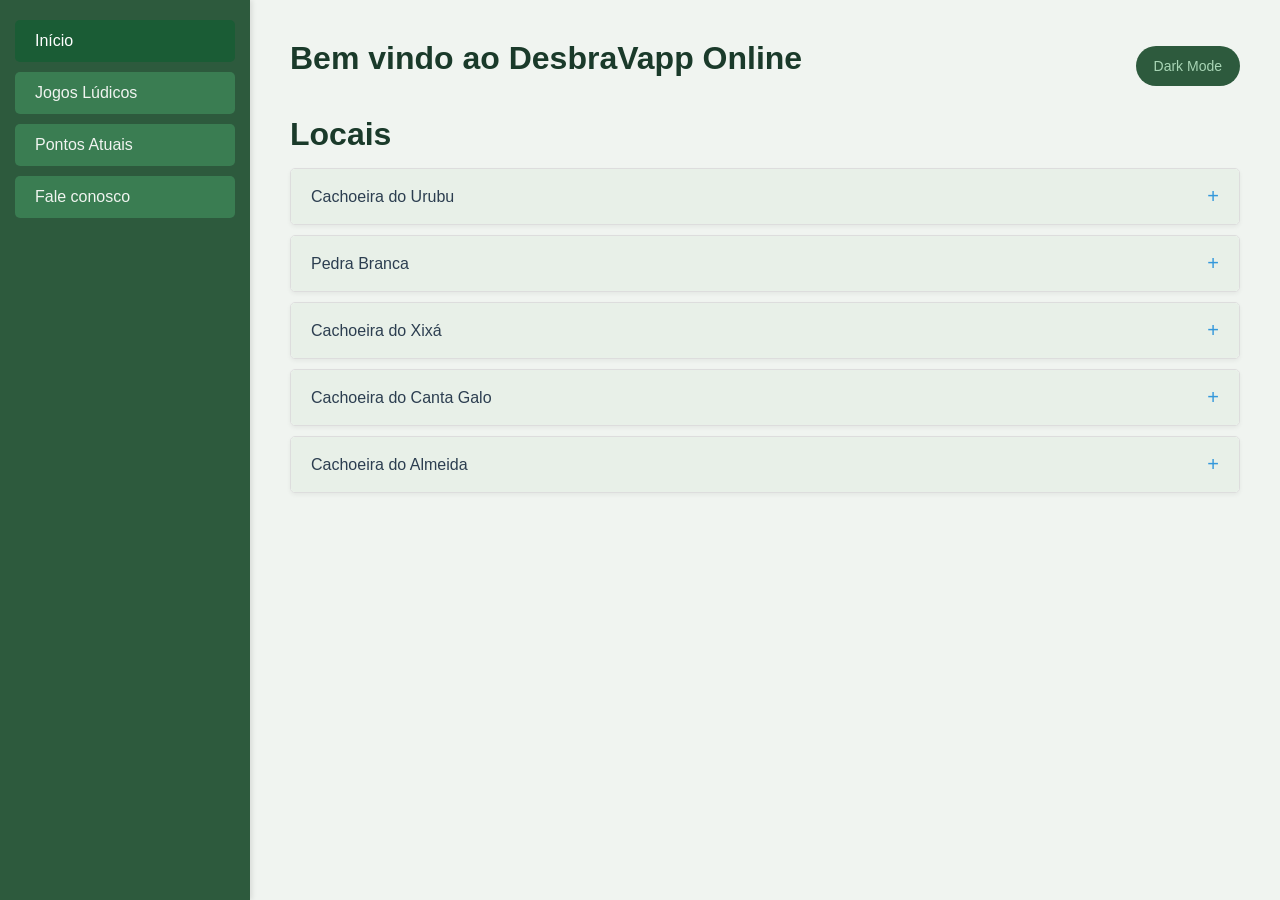
<file: Index.html>
<!DOCTYPE html>
<html lang="en">
<head>
    <meta charset="UTF-8">
    <meta name="viewport" content="width=device-width, initial-scale=1.0">
    <title>Desbravapp Home</title>
    <link rel="stylesheet" href="Styles/base.css">
    <link rel="stylesheet" href="Styles/sidebar.css">
    <link rel="stylesheet" href="Styles/accordion.css">
</head>
<body>
    <div class="container">
        <aside class="sidebar">
            <nav class="nav-menu">
                <a class="nav-button active" href="Index.html">Início</a>
                <a class="nav-button" href="Jogos_Lúdicos.html">Jogos Lúdicos</a>
                <a class="nav-button" href="Selo.html">Pontos Atuais</a>
                <a class="nav-button" href="contato.html">Fale conosco</a>
            </nav>
        </aside>
        <main class="main-content">
            <div class="main-header">
                <div>
                    <h1>Bem vindo ao DesbraVapp Online</h1>
                </div>
                <button id="theme-toggle" class="theme-toggle" type="button">Dark Mode</button>
            </div>
            <h1>Locais</h1>
            <div class="accordion-container">
                <div class="accordion-item">
                    <button class="accordion-header">
                        <span class="accordion-title">Cachoeira do Urubu</span>
                        <span class="accordion-icon">+</span>
                    </button>
                    <div class="accordion-content">
                        <div class="conteudo-local">
                    <img src="Img/urubu.jpg" alt="Cachoerira do Urubu"  width="600" height="300">
                    <p>A Cachoeira do Urubu fica na divisa de Batalha e Esperantina, formada pelas águas do Rio Longá com cascatas de até 12 metros, sendo a mais famosa do Piauí. O nome vem da piracema, quando peixes que sobem as corredeiras viram presa fácil para os urubus. A melhor época para visitar é de janeiro a julho. Nos primeiros meses a paisagem é exuberante, e de maio a julho o banho é mais seguro. O acesso por Batalha é fácil, via BR-222, com cerca de 9 km de estrada asfaltada até o parque.</p>
                        <a class="btn-maps" href="https://maps.app.goo.gl/y2Nz1QDXnQUMaqob9" target="_blank"> Ver no Google Maps</a>
                </div>
                    </div>
                </div>
                <div class="accordion-item">
                    <button class="accordion-header">
                        <span class="accordion-title">Pedra Branca</span>
                        <span class="accordion-icon">+</span>
                    </button>
                    <div class="accordion-content">
                         <div class="conteudo-local">
                        <img src="Img/Branca.webp" alt="Pedra Branca" width="600" height="300">
                        <p>A Pedra Branca é um refúgio natural em Batalha, com piscina natural de águas cristalinas cercada por formações rochosas e vegetação nativa, que chama atenção pela transparência da água e clima de sossego. O espaço é frequentado especialmente nos fins de semana para banhos, piqueniques e churrascos com amigos e família.</p>
                       <a class="btn-maps" href="https://maps.app.goo.gl/J5Cv2r6TmzNDhEJ78" target="_blank"> Ver no Google Maps</a>
                        </div>
                     </div>
                </div>
                <div class="accordion-item">
                    <button class="accordion-header">
                        <span class="accordion-title">Cachoeira do Xixá</span>
                        <span class="accordion-icon">+</span>
                    </button>
                    <div class="accordion-content">
                        <div class="conteudo-local">
                            <img src="Img/Xixá.jpeg" alt="Cachoeira do Xixá" width="600" height="300">
                            <p> A Cachoeira do Xixá fica a apenas 9 km do centro de Batalha, no povoado de mesmo nome, com paredões de pedras de 10 metros que formam quedas d'água e uma bela piscina natural. O nome vem de uma planta nativa do cerrado piauiense de flores avermelhadas. Eleita uma das 7 Maravilhas do Piauí, conta com estacionamento, restaurante e banheiros. A entrada é gratuita e a melhor época para visitar é de fevereiro a maio, quando o volume d'água está no auge.</p>
                        <a class="btn-maps" href="https://maps.app.goo.gl/Sz3ur7GxxyzHwFth9" target="_blank"> Ver no Google Maps</a>
                        </div>
                    </div>
                </div>
                <div class="accordion-item">
                    <button class="accordion-header">
                        <span class="accordion-title">Cachoeira do Canta Galo</span>
                        <span class="accordion-icon">+</span>
                    </button>
                    <div class="accordion-content">
                        <div class="conteudo-local">
                            <img src="Img/Galo.jpg" alt="Cachoeira do Canta Galo" width="600" height="300">
                            <p>A Cachoeira do Canta Galo é uma das principais atrações turísticas de Batalha, localizada no povoado de mesmo nome. A cachoeira é composta por várias quedas d'água e uma piscina natural com águas cristalinas, ideal para banhos e lazer. O acesso é feito por estrada de terra, com cerca de 15 km de distância do centro da cidade.</p>
                       <a class="btn-maps" href="https://www.google.com/maps/place/Cachoeira+do+Canta-Galo/@-4.0987169,-41.9858832,104m/data=!3m1!1e3!4m14!1m7!3m6!1s0x792e35b4c269735:0x580aebc39cc1728!2sCachoeira+do+Canta-Galo!8m2!3d-4.0988032!4d-41.9856704!16s%2Fg%2F11r1h5z0wx!3m5!1s0x792e35b4c269735:0x580aebc39cc1728!8m2!3d-4.0988032!4d-41.9856704!16s%2Fg%2F11r1h5z0wx?entry=ttu&g_ep=EgoyMDI2MDUyNS4wIKXMDSoASAFQAw%3D%3D" target="_blank"> Ver no Google Maps</a>
                        </div>
                    </div>
                </div>
                <div class="accordion-item">
                    <button class="accordion-header">
                        <span class="accordion-title">Cachoeira do Almeida</span>
                        <span class="accordion-icon">+</span>
                    </button>
                    <div class="accordion-content">
                        <div class="conteudo-local">
                            <img src="Img/Almeida.jpeg" alt="Cachoeira do Almeida" width="600" height="300">
                           <p> A Cachoeira dos Almeidas fica a apenas 300 metros da Cachoeira do Xixá, em Batalha, tornando as duas um passeio natural combinado. Diferente das outras cachoeiras da região, não possui quedas d'água altas, mas conta com cascatas acessíveis e refrescantes tanto para crianças quanto para adultos. Trata-se de uma propriedade privada transformada pelos donos em espaço de lazer, com boa estrutura de atendimento, restaurante com pratos típicos como galinhada caipira e peixada de surubim do Rio Longá. Possui piscina natural, bar e restaurante à beira do riacho, e o acesso é gratuito mesmo sendo área privada. Ideal para um passeio tranquilo em família.</p>
                        <a class="btn-maps" href="https://www.google.com/maps/place/Cachoeira+Dos+Almeidas/@-3.9653909,-42.1074903,87m/data=!3m1!1e3!4m6!3m5!1s0x792c3a3ae7e28c7:0xb5a0d70a92587f3e!8m2!3d-3.9653848!4d-42.1073405!16s%2Fg%2F11j30k3dd2?entry=ttu&g_ep=EgoyMDI2MDUyNS4wIKXMDSoASAFQAw%3D%3D" target="_blank"> Ver no Google Maps</a>
                        </div>
                    </div>
                </div>
            </div>
        </main>

        <script>
            document.querySelectorAll('.accordion-header').forEach(button => {
                button.addEventListener('click', () => {
                    const item = button.parentElement;
                    const isActive = item.classList.contains('active');
                    
                    document.querySelectorAll('.accordion-item').forEach(i => i.classList.remove('active'));
                    
                    if (!isActive) {
                        item.classList.add('active');
                    }
                });
            });

        </script>
    </div>
    <script src="tema.js"></script>
</body>
</html>
</file>
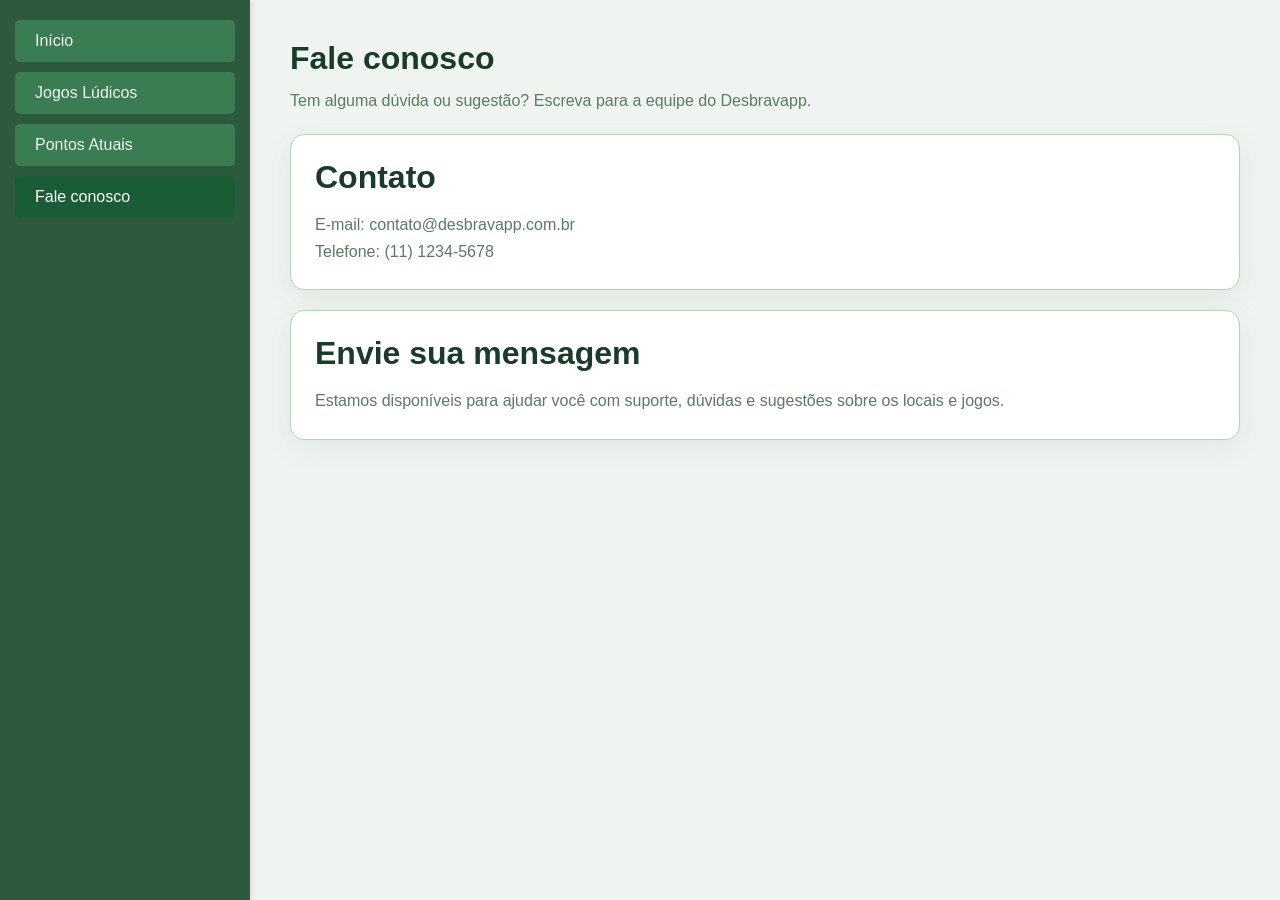
<file: contato.html>
<!DOCTYPE html>
<html lang="pt-BR">
<head>
    <meta charset="UTF-8">
    <meta name="viewport" content="width=device-width, initial-scale=1.0">
    <title>Fale conosco - Desbravapp</title>
    <link rel="stylesheet" href="Styles/base.css">
    <link rel="stylesheet" href="Styles/sidebar.css">

</head>
<body>
    <div class="container">
        <aside class="sidebar">
            <nav class="nav-menu">
                <a class="nav-button" href="Index.html">Início</a>
                <a class="nav-button" href="Jogos_Lúdicos.html">Jogos Lúdicos</a>
                <a class="nav-button" href="Selo.html">Pontos Atuais</a>
                <a class="nav-button active" href="contato.html">Fale conosco</a>
            </nav>
        </aside>
        <main class="main-content">
            <div class="main-header">
                <div>
                    <h1>Fale conosco</h1>
                    <p class="puzzle-description">Tem alguma dúvida ou sugestão? Escreva para a equipe do Desbravapp.</p>
                </div>
            </div>
            <div class="info-card">
                <h1>Contato</h1>
                <p>E-mail: contato@desbravapp.com.br</p>
                <p>Telefone: (11) 1234-5678</p>
            </div>
            <div class="page-panel">
                <h1>Envie sua mensagem</h1>
                <p>Estamos disponíveis para ajudar você com suporte, dúvidas e sugestões sobre os locais e jogos.</p>
            </div>
        </main>
    </div>
 <script src="tema.js"></script>
</body>
</html>
</file>
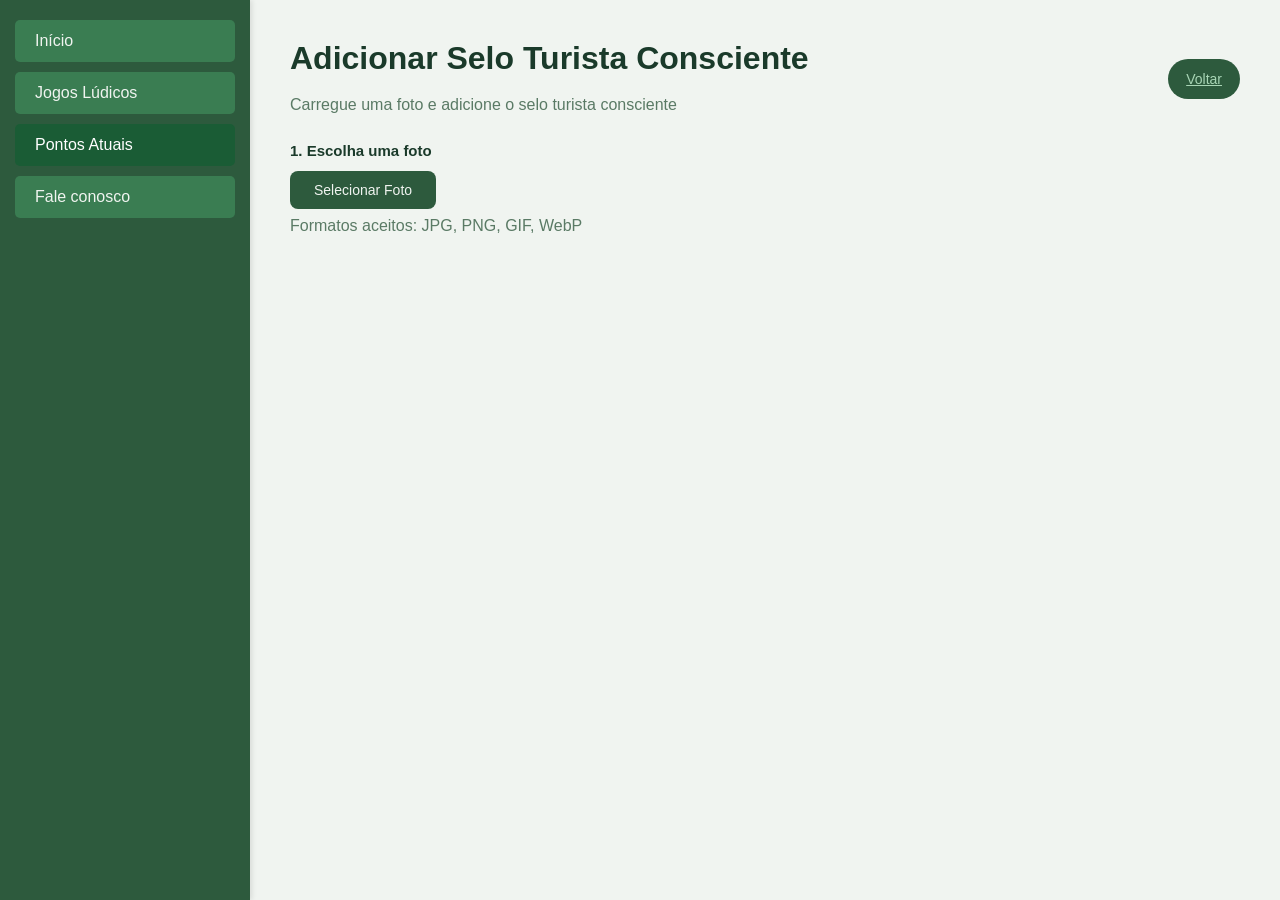
<file: edit_Selo.html>
<!DOCTYPE html>
<html lang="pt-BR">
<head>
    <meta charset="UTF-8">
    <meta name="viewport" content="width=device-width, initial-scale=1.0">
    <title>Adicionar Selo - Desbravapp</title>
    <link rel="stylesheet" href="Styles/base.css">
    <link rel="stylesheet" href="Styles/sidebar.css">
    <link rel="stylesheet" href="Styles/selo.css">
</head>
<body>
    <div class="container">
        <aside class="sidebar">
            <nav class="nav-menu">
                <a class="nav-button" href="Index.html">Início</a>
                <a class="nav-button" href="Jogos_Lúdicos.html">Jogos Lúdicos</a>
                <a class="nav-button active" href="Selo.html">Pontos Atuais</a>
                <a class="nav-button" href="contato.html">Fale conosco</a>
            </nav>
        </aside>
        <main class="main-content">
            <div class="main-header">
                <div>
                    <h1>Adicionar Selo Turista Consciente</h1>
                    <p class="puzzle-description">Carregue uma foto e adicione o selo turista consciente</p>
                </div>
                <a href="Selo.html" class="tema">Voltar</a>
            </div>

            <div class="editor-container">
                <!-- Upload Section -->
                <div class="upload-section">
                    <h3>1. Escolha uma foto</h3>
                    <div class="file-input-wrapper">
                        <button class="upload-btn">Selecionar Foto</button>
                        <input type="file" id="photoInput" accept="image/*">
                    </div>
                    <p class="info-message">Formatos aceitos: JPG, PNG, GIF, WebP</p>
                </div>

                <!-- Seal Position Control -->
                <div class="seal-position-control hidden" id="positionControl">
                    <label>2. Escolha a posição do selo:</label>
                    <div class="position-buttons">
                        <button class="position-btn active" data-position="bottom-right">Canto inferior direito</button>
                        <button class="position-btn" data-position="bottom-left">Canto inferior esquerdo</button>
                        <button class="position-btn" data-position="bottom-center">Centro inferior</button>
                    </div>
                </div>

                <!-- Preview Section -->
                <div class="preview-section hidden" id="previewSection">
                    <h3>3. Pré-visualização</h3>
                    <div id="canvas-container">
                        <canvas id="previewCanvas"></canvas>
                    </div>

                    <!-- Controls -->
                    <div class="controls-section">
                        <button class="download-btn" id="downloadBtn">Baixar Foto com Selo</button>
                        <button class="reset-btn" id="resetBtn">Carregar outra foto</button>
                    </div>
                </div>
            </div>
        </main>
    </div>

<script src="ediSelo.js"></script>
 <script src="tema.js"></script>
</body>
</html>
</file>
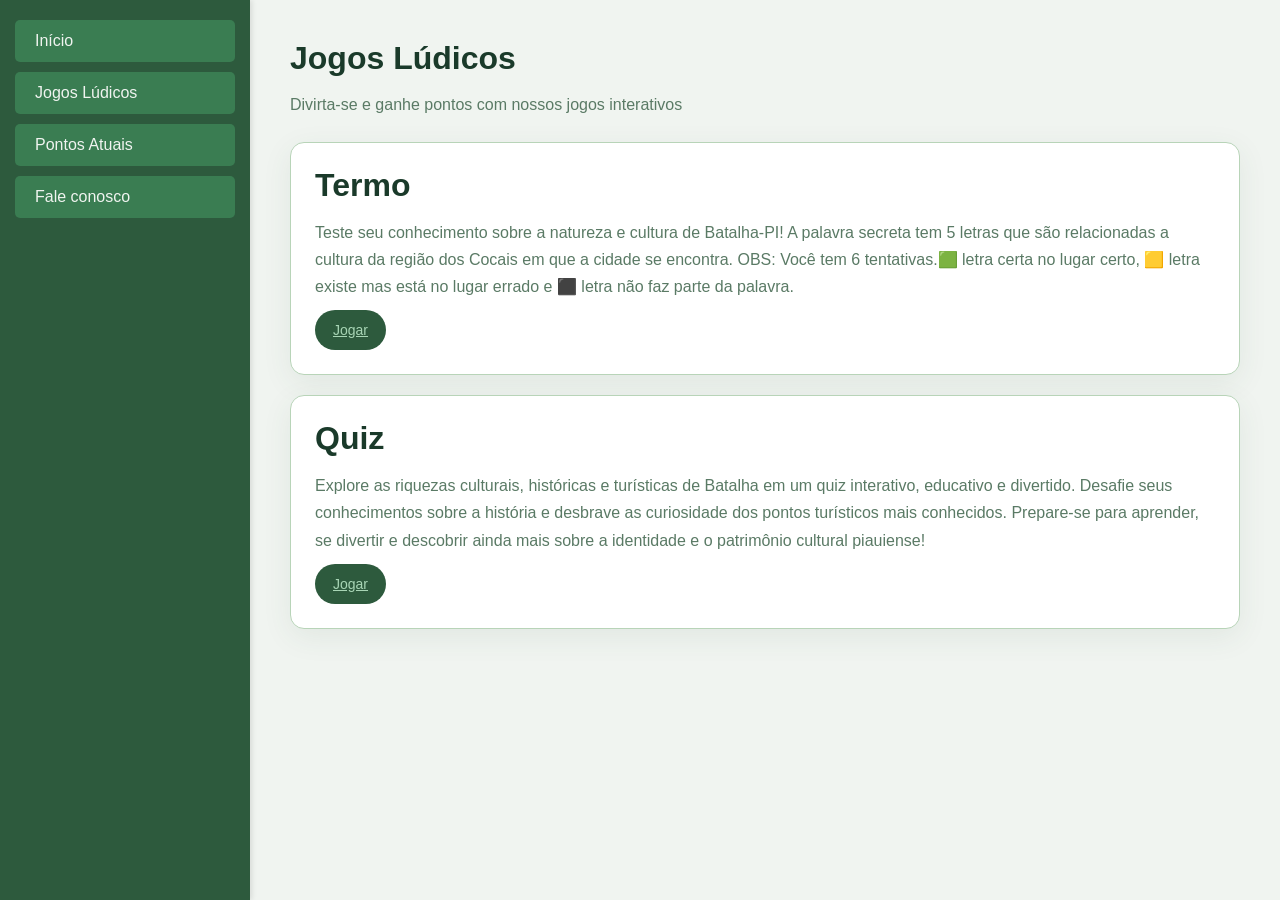
<file: Jogos_Lúdicos.html>
<!DOCTYPE html>
<html lang="pt-BR">
<head>
    <meta charset="UTF-8">
    <meta name="viewport" content="width=device-width, initial-scale=1.0">
    <title>Jogos Lúdicos - Desbravapp</title>
    <link rel="stylesheet" href="Styles/base.css">
    <link rel="stylesheet" href="Styles/selo.css">
    <link rel="stylesheet" href="Styles/sidebar.css">
</head>    
<body>
    <div class="container">
        <aside class="sidebar">
            <nav class="nav-menu">
                <a class="nav-button" href="Index.html">Início</a>
                <a class="nav-button" href="Jogos_Lúdicos.html">Jogos Lúdicos</a>
                <a class="nav-button" href="Selo.html">Pontos Atuais</a>
                <a class="nav-button" href="contato.html">Fale conosco</a>
                 </nav>
        </aside>
        <main class="main-content">
            <div class="main-header">
                <div>
                    <h1 >Jogos Lúdicos</h1>
                    <p class="puzzle-description">Divirta-se e ganhe pontos com nossos jogos interativos</p>
                     
                </div>
            </div>
            <div class="info-card">
                <h1>Termo</h1>
                <p>Teste seu conhecimento sobre a natureza e cultura de Batalha-PI! A palavra secreta tem 5 letras que são relacionadas a cultura da região dos Cocais em que a cidade se encontra. OBS: Você tem 6 tentativas.🟩 letra certa no lugar certo, 🟨 letra existe mas está no lugar errado e ⬛ letra não faz parte da palavra.</p>
                <a href="Termo.html" class="tema" style="display: inline-block; margin-top: 10px;">Jogar</a>
            </div>
            <div class="page-panel">
                <h1>Quiz</h1>
                <p>Explore as riquezas culturais, históricas e turísticas de Batalha em um quiz interativo, educativo e divertido. Desafie seus conhecimentos sobre a história e desbrave as curiosidade dos pontos turísticos mais conhecidos. Prepare-se para aprender, se divertir e descobrir ainda mais sobre a identidade e o patrimônio cultural piauiense!</p>
                <a href="Quiz.html" class="tema" style="display: inline-block; margin-top: 10px;">Jogar</a>
            </div>
        </main>
    </div>
 <script src="tema.js"></script>
</body>
</html>
</file>
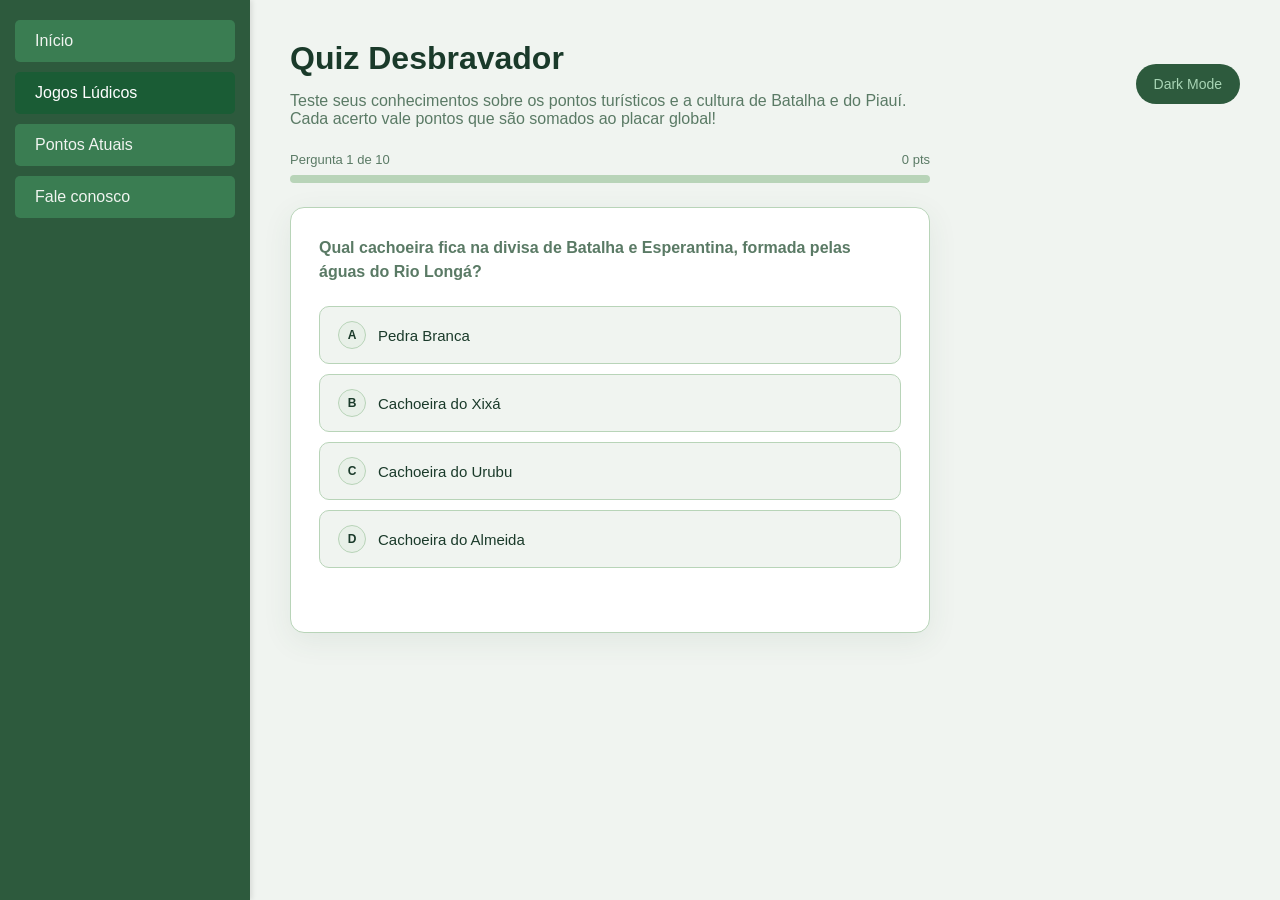
<file: Quiz.html>
<!DOCTYPE html>
<html lang="pt-BR">
<head>
    <meta charset="UTF-8">
    <meta name="viewport" content="width=device-width, initial-scale=1.0">
    <title>Quiz - Desbravapp</title>
    <link rel="stylesheet" href="Styles/base.css">
    <link rel="stylesheet" href="Styles/sidebar.css">
    <link rel="stylesheet" href="Styles/quiz.css">
</head>
<body>
    <div class="container">
        <aside class="sidebar">
            <nav class="nav-menu">
                <a class="nav-button" href="Index.html">Início</a>
                <a class="nav-button active" href="Jogos_Lúdicos.html">Jogos Lúdicos</a>
                <a class="nav-button" href="Selo.html">Pontos Atuais</a>
                <a class="nav-button" href="contato.html">Fale conosco</a>
            </nav>
        </aside>
        <main class="main-content">
            <div class="main-header">
                <div>
                    <h1>Quiz Desbravador</h1>
                    <p>Teste seus conhecimentos sobre os pontos turísticos e a cultura de Batalha e do Piauí.</p>
                    <p>Cada acerto vale pontos que são somados ao placar global!</p>
                </div>
                <button id="theme-toggle" class="theme-toggle" type="button">Dark Mode</button>
            </div>

            <div class="quiz-wrapper">

                <!-- Tela do Quiz -->
                <div id="quiz-screen">
                    <div class="progress-wrap">
                        <div class="progress-info">
                            <span id="prog-current">Pergunta 1 de 10</span>
                            <span id="prog-pts">0 pts</span>
                        </div>
                        <div class="progress-track">
                            <div class="progress-fill" id="prog-fill" style="width: 0%"></div>
                        </div>
                    </div>

                    <div class="quiz-card">
                        <p class="quiz-question" id="quiz-question"></p>
                        <div class="quiz-options" id="quiz-options"></div>
                        <p class="quiz-feedback" id="quiz-feedback"></p>
                        <button class="tema quiz-next" id="quiz-next" type="button">Próxima →</button>
                    </div>
                </div>

                <!-- Tela de Resultado -->
                <div id="result-screen" style="display: none;"></div>

            </div>
        </main>
    </div>

    <script src="quiz.js"></script>
    <script src="tema.js"></script>
</body>
</html>
</file>
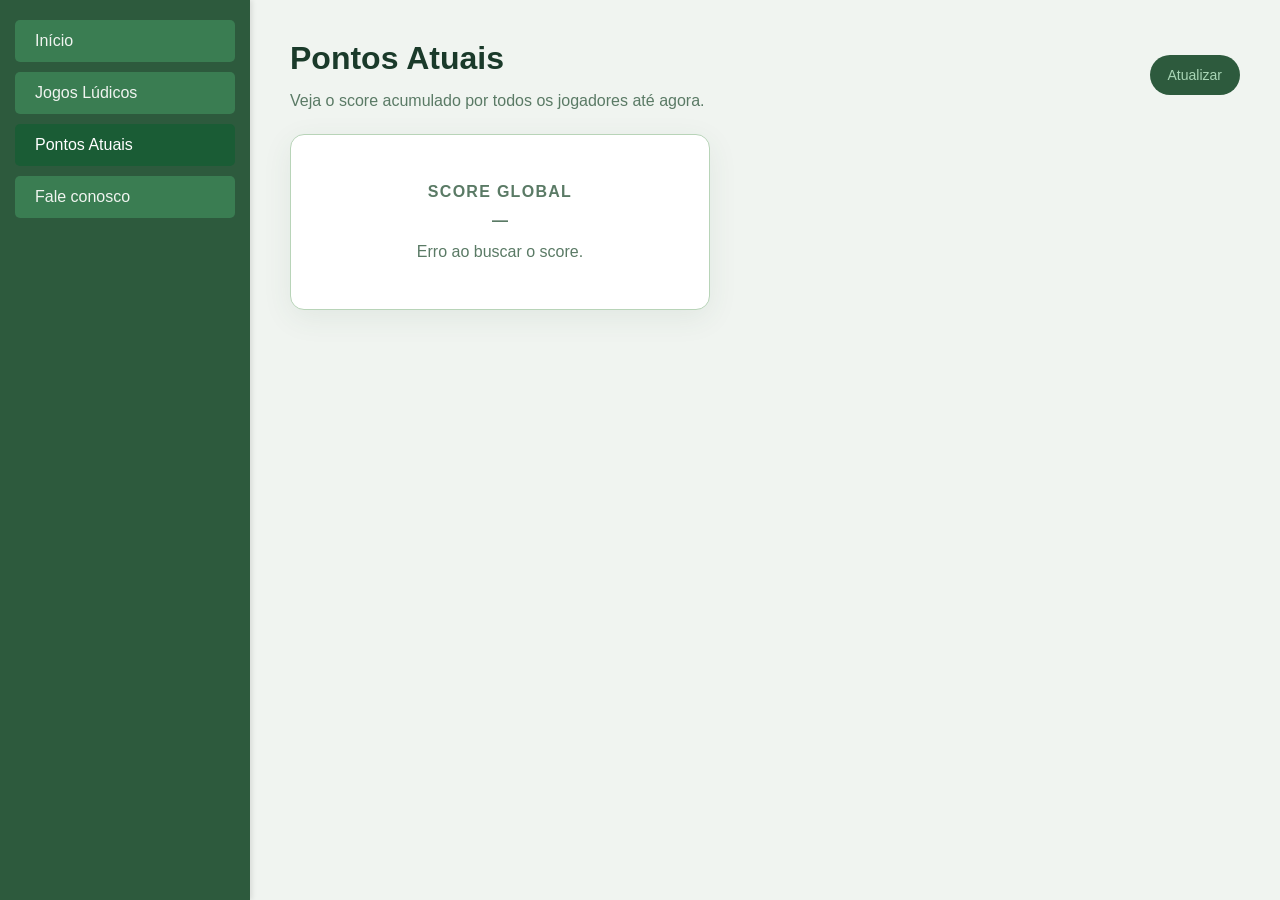
<file: score.html>
<!DOCTYPE html>
<html lang="pt-BR">
<head>
    <meta charset="UTF-8">
    <meta name="viewport" content="width=device-width, initial-scale=1.0">
    <title>Pontos Atuais</title>
    <link rel="stylesheet" href="Styles/base.css">
    <link rel="stylesheet" href="Styles/sidebar.css">
    <link rel="stylesheet" href="Styles/score.css">
</head>
<body>
    <div class="container">
        <aside class="sidebar">
            <nav class="nav-menu">
                <a class="nav-button" href="Index.html">Início</a>
                <a class="nav-button" href="Jogos_Lúdicos.html">Jogos Lúdicos</a>
                <a class="nav-button active" href="Selo.html">Pontos Atuais</a>
                <a class="nav-button" href="contato.html">Fale conosco</a>
            </nav>
        </aside>
        <main class="main-content">
            <div class="main-header">
                <div>
                    <h1>Pontos Atuais</h1>
                    <p>Veja o score acumulado por todos os jogadores até agora.</p>
                </div>
                <button onclick="fetchScore()" class="tema" type="button">Atualizar</button>
            </div>
 
            <div class="score-display">
                <p class="score-label">Score Global</p>
                <p class="score-value" id="score-value">—</p>
                <p class="score-status" id="score-status">Carregando...</p>
            </div>
        </main>
    </div>
 
    
<script src="score.js"></script>
 <script src="tema.js"></script>
</body>
</html>
</file>
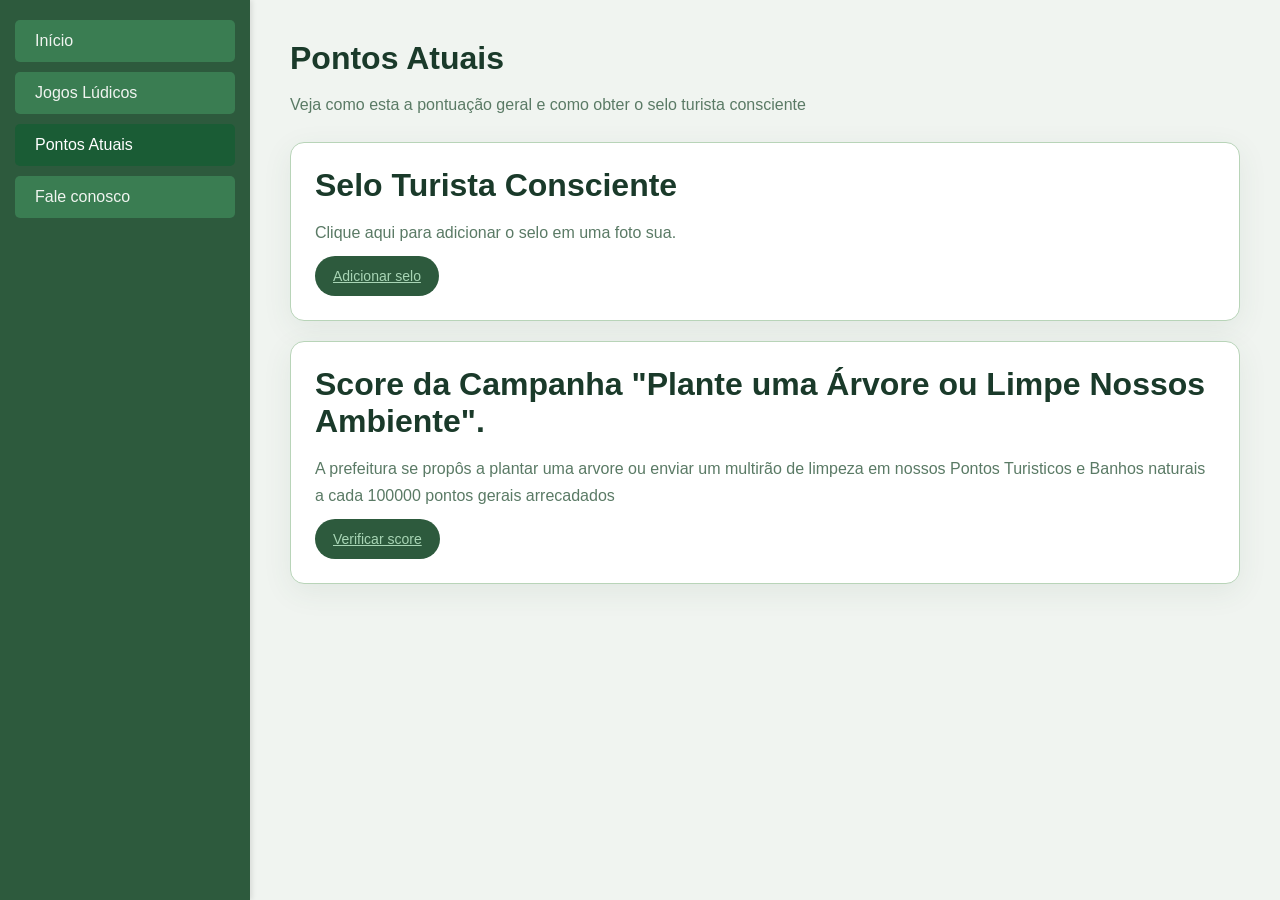
<file: Selo.html>
<!DOCTYPE html>
<html lang="pt-BR">
<head>
    <meta charset="UTF-8">
    <meta name="viewport" content="width=device-width, initial-scale=1.0">
    <title>Pontos Atuais - Desbravapp</title>
    <link rel="stylesheet" href="Styles/base.css">
    <link rel="stylesheet" href="Styles/selo.css">
    <link rel="stylesheet" href="Styles/sidebar.css">
</head>    
<body>
    <div class="container">
        <aside class="sidebar">
            <nav class="nav-menu">
                <a class="nav-button" href="Index.html">Início</a>
                <a class="nav-button" href="Jogos_Lúdicos.html">Jogos Lúdicos</a>
                <a class="nav-button active" href="Selo.html">Pontos Atuais</a>
                <a class="nav-button" href="contato.html">Fale conosco</a>
            </nav>
        </aside>
        <main class="main-content">
            <div class="main-header">
                <div>
                    <h1 >Pontos Atuais</h1>
                    <p class="puzzle-description">Veja como esta a pontuação geral e como obter o selo turista consciente</p>
                     
                </div>
            </div>
            <div class="info-card">
                <h1>Selo Turista Consciente</h1>
                <p>Clique aqui para adicionar o selo em uma foto sua.</p>
                <a href="edit_Selo.html" class="tema" style="display: inline-block; margin-top: 10px;">Adicionar selo</a>
            </div>
            <div class="page-panel">
                <h1>Score da Campanha "Plante uma Árvore ou Limpe Nossos Ambiente".</h1>
                <p> A prefeitura se propôs a plantar uma arvore ou enviar um multirão de limpeza em nossos Pontos Turisticos e Banhos naturais a cada 100000 pontos gerais arrecadados</p>
              <a href="score.html" class="tema" style="display: inline-block; margin-top: 10px;">Verificar score </a>
            </div>
        </main>
    </div>
 <script src="tema.js"></script>
</body>
</html>
</file>
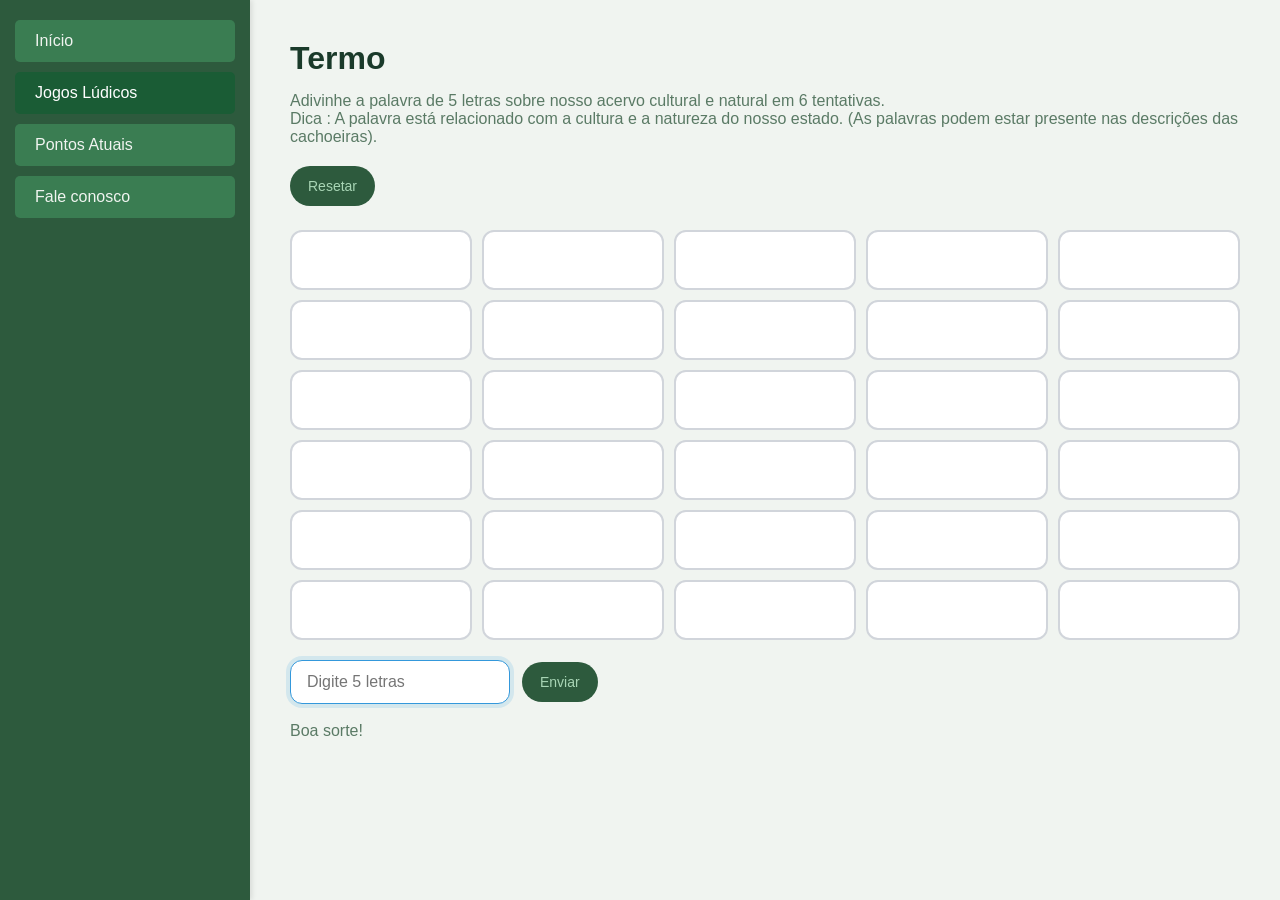
<file: Termo.html>
<!DOCTYPE html>
<html lang="pt-BR">
<head>
    <meta charset="UTF-8">
    <meta name="viewport" content="width=device-width, initial-scale=1.0">
    <title>Jogo Diário</title>
    <link rel="stylesheet" href="Styles/base.css">
    <link rel="stylesheet" href="Styles/sidebar.css">
    <link rel="stylesheet" href="Styles/termo.css">
</head>
<body>
    <div class="container">
        <aside class="sidebar">
            <nav class="nav-menu">
                <a class="nav-button" href="Index.html">Início</a>
                <a class="nav-button active" href="Jogos_Lúdicos.html">Jogos Lúdicos</a>
                <a class="nav-button" href="Selo.html">Pontos Atuais</a>
                <a class="nav-button" href="contato.html">Fale conosco</a>
            </nav>
        </aside>
        <main class="main-content">
            <div class="main-header">
                <div>
                    <h1>Termo</h1>
                    <p>Adivinhe a palavra de 5 letras sobre nosso acervo cultural e natural em 6 tentativas.</p>
                    <p>Dica : A palavra está relacionado com a cultura e a natureza do nosso estado. (As palavras podem estar presente nas descrições das cachoeiras).</p>
                </div>
                <button id="reset-button" class="tema" type="button">Resetar</button>
            </div>
 
            <div id="termo" class="termo" aria-label="Jogo Termo"></div>
            <div class="controles-termo">
                <input id="tentativa-input" class="termo-input" type="text" maxlength="5" placeholder="Digite 5 letras" />
                <button id="envio-Tentativa" class="theme-toggle" type="button">Enviar</button>
            </div>
            <p id="message" class="Termo-status"></p>
        </main>
    </div>
     <script src="Termo.js"></script> 
     <script src="tema.js"></script>
</body>
</html>
</file>
<file: Styles/base.css>
*, *::before, *::after {
    margin: 0;
    padding: 0;
    box-sizing: border-box;
}

:root { 
    --bg:           #f0f4f0;
    --surface:      #ffffff;
    --panel:        #2d5a3d;
    --panel-alt:    #3a7d52;
    --button-hover: #4a9463;
    --button-active:#1a5c35;
    --text:         #1a3a2a;
    --muted:        #5a7a65;
    --panel-text:   #f0f4f0;
    --header-bg:    #e8f0e8;
    --header-hover: #d0e8d0;
    --card-border:  #b8d4b8;
    --card-shadow:  rgba(45, 90, 61, 0.08);
    --toggle-bg:    #2d5a3d;
    --toggle-color: #a8d5b5;
    --toggle-hover: #1a3a2a;
}
body {
    font-family: -apple-system, BlinkMacSystemFont, 'Segoe UI', Roboto,
                 Oxygen, Ubuntu, Cantarell, sans-serif;
    background-color: var(--bg);
    color: var(--text);
}



.container { display: flex; height: 100vh; }

.main-content { flex: 1; padding: 40px; overflow-y: auto; }

.main-header {
    display: flex;
    justify-content: space-between;
    align-items: center;
    gap: 20px;
    margin-bottom: 24px;
    flex-wrap: wrap;
}

.main-content h1 { color: var(--text); margin-bottom: 15px; }
.main-content h2 { color: var(--text); margin-top: 30px; margin-bottom: 20px; font-size: 22px; }
.main-content p  { color: var(--muted); font-size: 16px; }


.info-card,
.page-panel {
    background-color: var(--surface);
    border: 1px solid var(--card-border);
    border-radius: 14px;
    padding: 24px;
    box-shadow: 0 8px 30px var(--card-shadow);
    margin-bottom: 20px;
}

.info-card h2,
.page-panel h2 { margin-bottom: 14px; color: var(--text); }

.info-card p,
.page-panel p  { color: var(--muted); line-height: 1.7; }


.img-spacing { display: block; margin: 16px 0; }


body.dark-mode {
    background-color: #0d1f15;
    color: #c8e6c9;
    --bg:      #0d1f15;
    --surface: #122a1a;
    --text:    #c8e6c9;
    --muted:   #81c784;
    --header-bg:   #0a1a10;
    --header-hover:#163d20;
    --card-border: #1e4d2a;
    --panel:       #0a1a10;
}

body.dark-mode .main-content h1,
body.dark-mode .main-content h2 { color: #c8e6c9; }

body.dark-mode .accordion-header { color: #c8e6c9; }
body.dark-mode .accordion-content p { color: #a5d6a7; }
</file>
<file: Styles/sidebar.css>
.sidebar {
    width: 250px;
    background-color: var(--panel);
    padding: 20px 0;
    box-shadow: 2px 0 5px rgba(0, 0, 0, 0.1);
}

.nav-menu {
    display: flex;
    flex-direction: column;
    gap: 10px;
    padding: 0 15px;
}

.nav-button {
    padding: 12px 20px;
    background-color: var(--panel-alt);
    color: var(--panel-text);
    border: none;
    border-radius: 5px;
    font-size: 16px;
    cursor: pointer;
    transition: all 0.3s ease;
    text-align: left;
    text-decoration: none;
    display: block;
    font-family: inherit;
}

.nav-button:hover              { background-color: var(--button-hover); transform: translateX(5px); }
.nav-button:active,
.nav-button.active             { background-color: var(--button-active); color: #ffffff; }

.tema,
.theme-toggle {
    padding: 12px 18px;
    border: none;
    border-radius: 999px;
    background-color: var(--toggle-bg);
    color: var(--toggle-color);
    cursor: pointer;
    transition: transform 0.2s ease, background-color 0.2s ease;
    font-family: inherit;
    font-size: 14px;
}

.tema:hover,
.theme-toggle:hover            { background-color: var(--toggle-hover); transform: translateY(-1px); }

body.dark-mode .sidebar              { background-color: #111827; }
body.dark-mode .nav-button           { background-color: #334155; color: #f8fafc; }
body.dark-mode .nav-button:hover     { background-color: #2d5a3d; }
body.dark-mode .tema,
body.dark-mode .theme-toggle         { background-color: #334155; color: #f8fafc; }
body.dark-mode .tema:hover,
body.dark-mode .theme-toggle:hover   { background-color: #2563eb; }
</file>
<file: Styles/accordion.css>
.accordion-container {
    display: flex;
    flex-direction: column;
    gap: 10px;
}

.accordion-item {
    border: 1px solid #ddd;
    border-radius: 5px;
    overflow: hidden;
    background-color: white;
    box-shadow: 0 2px 4px rgba(0, 0, 0, 0.05);
}

.accordion-header {
    width: 100%;
    padding: 16px 20px;
    background-color: var(--header-bg);
    border: none;
    cursor: pointer;
    display: flex;
    justify-content: space-between;
    align-items: center;
    font-size: 16px;
    font-weight: 500;
    color: #2c3e50;
    transition: background-color 0.3s ease;
    font-family: inherit;
}

.accordion-header:hover    { background-color: var(--header-hover); }

.accordion-title           { flex: 1; text-align: left; }

.accordion-icon {
    font-size: 20px;
    transition: transform 0.3s ease;
    color: #3498db;
}

.accordion-content {
    max-height: 0;
    overflow: hidden;
    transition: max-height 0.3s ease;
}

.accordion-content p   { padding: 20px; color: #555; line-height: 1.6; }
.accordion-content img { display: block; max-width: 100%; height: auto; margin: 16px 0; border-radius: 8px; }
.accordion-content .conteudo-local {
    display: flex;
    align-items: flex-start;
    gap: 24px;
    padding: 20px;
}

.accordion-content .conteudo-local img {
    width: 340px;
    flex-shrink: 0;
    margin: 0;
}

.accordion-content .conteudo-local p {
    padding: 0;
    margin: 0;
}

.accordion-item.active .accordion-header   { background-color: #e3f2fd; }
.accordion-item.active .accordion-icon     { transform: rotate(45deg); }
.accordion-item.active .accordion-content  { max-height: 500px; }

.btn-maps {
    display: inline-flex;
    align-items: center;
    gap: 6px;
    margin-top: 14px;
    padding: 10px 20px;
    background-color: #1a5c35;
    color: #ffffff;
    border-radius: 999px;
    font-size: 0.88rem;
    font-weight: 600;
    text-decoration: none;
    transition: background-color 0.2s, transform 0.15s;
}

.btn-maps:hover {
    background-color: #1a5c35;
    transform: translateY(-2px);
}
body.dark-mode .btn-maps {
    background-color: #1a5c35;
    color: #ffffff;
}

body.dark-mode .accordion-item                        { background-color: #1f2937; border-color: #334155; box-shadow: 0 2px 12px rgba(0,0,0,0.25); }
body.dark-mode .accordion-header                      { background-color: #111827; color: #e2e8f0; }
body.dark-mode .accordion-header:hover                { background-color: #0f172a; }
body.dark-mode .accordion-content p                   { color: #cbd5e1; }
body.dark-mode .accordion-item.active .accordion-header { background-color: #12b328; }
</file>
<file: Styles/selo.css>
.puzzle-description {
    margin-top: 10px;
    color: var(--muted);
    max-width: 640px;
    font-size: 15px;
    line-height: 1.6;
}

.editor-container {
    display: flex;
    flex-direction: column;
    gap: 28px;
    max-width: 680px;
}

/* Upload */
.upload-section h3,
.seal-position-control label,
.preview-section h3 {
    font-size: 15px;
    font-weight: 600;
    color: var(--text);
    margin-bottom: 12px;
    display: block;
}

.file-input-wrapper {
    position: relative;
    display: inline-flex;
    align-items: center;
    gap: 12px;
}

.file-input-wrapper input[type="file"] {
    position: absolute;
    inset: 0;
    opacity: 0;
    cursor: pointer;
    width: 100%;
}

.upload-btn {
    padding: 11px 24px;
    background-color: var(--panel);
    color: var(--panel-text);
    border: none;
    border-radius: 8px;
    font-size: 14px;
    font-weight: 500;
    cursor: pointer;
    font-family: inherit;
    transition: background-color 0.2s;
}

.upload-btn:hover { background-color: var(--button-hover); }

.info-message {
    margin-top: 8px;
    font-size: 13px;
    color: var(--muted);
}

.position-buttons {
    display: flex;
    gap: 10px;
    flex-wrap: wrap;
    margin-top: 8px;
}

.position-btn {
    padding: 9px 16px;
    background-color: var(--surface);
    border: 1px solid var(--card-border);
    border-radius: 8px;
    font-size: 13px;
    cursor: pointer;
    font-family: inherit;
    color: var(--text);
    transition: border-color 0.2s, background-color 0.2s;
}

.position-btn:hover  { border-color: var(--button-hover); }
.position-btn.active { background-color: var(--button-active); color: #fff; border-color: var(--button-active); }

/* Canvas */
#canvas-container {
    border-radius: 12px;
    overflow: hidden;
    border: 1px solid var(--card-border);
    display: inline-block;
}

#previewCanvas {
    display: block;
    max-width: 100%;
    height: auto;
}

/* Botões de ação */
.controls-section {
    display: flex;
    gap: 12px;
    flex-wrap: wrap;
    margin-top: 16px;
}

.download-btn {
    padding: 12px 24px;
    background-color: #16a34a;
    color: #fff;
    border: none;
    border-radius: 999px;
    font-size: 14px;
    font-weight: 600;
    cursor: pointer;
    font-family: inherit;
    transition: background-color 0.2s, transform 0.15s;
}

.download-btn:hover { background-color: #15803d; transform: translateY(-1px); }

.reset-btn {
    padding: 12px 24px;
    background-color: var(--surface);
    color: var(--text);
    border: 1px solid var(--card-border);
    border-radius: 999px;
    font-size: 14px;
    font-weight: 500;
    cursor: pointer;
    font-family: inherit;
    transition: background-color 0.2s;
}

.reset-btn:hover { background-color: var(--header-hover); }

.hidden { display: none !important; }

body.dark-mode .upload-btn    { background-color: #334155; }
body.dark-mode .position-btn  { background-color: #1e293b; border-color: #334155; color: #e2e8f0; }
body.dark-mode .reset-btn     { background-color: #1e293b; border-color: #334155; color: #e2e8f0; }
body.dark-mode #canvas-container { border-color: #334155; }
</file>
<file: Styles/quiz.css>
.quiz-wrapper {
    max-width: 640px;
}

.progress-wrap {
    margin-bottom: 24px;
}

.progress-info {
    display: flex;
    justify-content: space-between;
    font-size: 13px;
    color: var(--muted);
    margin-bottom: 8px;
}

.progress-track {
    height: 8px;
    background-color: var(--card-border);
    border-radius: 999px;
    overflow: hidden;
}

.progress-fill {
    height: 100%;
    background-color: var(--panel-alt);
    border-radius: 999px;
    transition: width 0.4s ease;
}

.quiz-card {
    background-color: var(--surface);
    border: 1px solid var(--card-border);
    border-radius: 14px;
    padding: 28px;
    box-shadow: 0 8px 30px var(--card-shadow);
}

.quiz-question {
    font-size: 18px;
    font-weight: 600;
    color: var(--text);
    margin-bottom: 22px;
    line-height: 1.5;
}

.quiz-options {
    display: flex;
    flex-direction: column;
    gap: 10px;
}

.opt-btn {
    width: 100%;
    padding: 14px 18px;
    background-color: var(--bg);
    border: 1px solid var(--card-border);
    border-radius: 10px;
    font-size: 15px;
    color: var(--text);
    cursor: pointer;
    text-align: left;
    display: flex;
    align-items: center;
    gap: 12px;
    transition: background-color 0.2s ease, border-color 0.2s ease, transform 0.15s ease;
    font-family: inherit;
}

.opt-btn:hover:not(:disabled) {
    background-color: var(--header-hover);
    border-color: var(--panel-alt);
    transform: translateX(4px);
}

.opt-btn:disabled {
    cursor: default;
}

.opt-letter {
    width: 28px;
    height: 28px;
    border-radius: 50%;
    background-color: var(--header-bg);
    border: 1px solid var(--card-border);
    display: flex;
    align-items: center;
    justify-content: center;
    font-size: 12px;
    font-weight: 600;
    flex-shrink: 0;
    color: var(--text);
    transition: background-color 0.2s;
}

.opt-btn.correct {
    background-color: #d1fae5;
    border-color: #16a34a;
    color: #14532d;
}

.opt-btn.correct .opt-letter {
    background-color: #16a34a;
    color: #fff;
    border-color: #16a34a;
}

.opt-btn.wrong {
    background-color: #fee2e2;
    border-color: #dc2626;
    color: #7f1d1d;
}

.opt-btn.wrong .opt-letter {
    background-color: #dc2626;
    color: #fff;
    border-color: #dc2626;
}

.quiz-feedback {
    margin-top: 16px;
    font-size: 14px;
    font-weight: 500;
    min-height: 20px;
    color: var(--muted);
}

.quiz-next {
    margin-top: 20px;
    display: none;
}

.result-card {
    background-color: var(--surface);
    border: 1px solid var(--card-border);
    border-radius: 14px;
    padding: 48px 32px;
    box-shadow: 0 8px 30px var(--card-shadow);
    text-align: center;
    max-width: 480px;
}

.result-score-num {
    font-size: 5rem;
    font-weight: 700;
    color: var(--panel-alt);
    line-height: 1;
}

.result-score-sub {
    font-size: 14px;
    color: var(--muted);
    margin-top: 6px;
    margin-bottom: 20px;
}

.result-msg {
    font-size: 16px;
    color: var(--text);
    margin-bottom: 24px;
    line-height: 1.6;
}

.result-points-badge {
    display: inline-block;
    padding: 8px 20px;
    background-color: var(--header-bg);
    border: 1px solid var(--card-border);
    border-radius: 999px;
    font-size: 14px;
    color: var(--panel);
    font-weight: 600;
    margin-bottom: 24px;
}

.result-buttons {
    display: flex;
    gap: 12px;
    justify-content: center;
    flex-wrap: wrap;
}

body.dark-mode .quiz-card        { background-color: #1f2937; border-color: #334155; }
body.dark-mode .opt-btn          { background-color: #111827; border-color: #334155; color: #e2e8f0; }
body.dark-mode .opt-btn:hover:not(:disabled) { background-color: #163d20; border-color: #4a9463; }
body.dark-mode .opt-letter       { background-color: #1f2937; border-color: #334155; color: #e2e8f0; }
body.dark-mode .opt-btn.correct  { background-color: #14532d; border-color: #22c55e; color: #d1fae5; }
body.dark-mode .opt-btn.wrong    { background-color: #7f1d1d; border-color: #ef4444; color: #fee2e2; }
body.dark-mode .result-card      { background-color: #1f2937; border-color: #334155; }
body.dark-mode .result-points-badge { background-color: #0a1a10; border-color: #1e4d2a; color: #a8d5b5; }
body.dark-mode .progress-track   { background-color: #334155; }
</file>
<file: Styles/score.css>
.score-display {
    background-color: var(--surface);
    border: 1px solid var(--card-border);
    border-radius: 14px;
    padding: 48px 32px;
    box-shadow: 0 8px 30px var(--card-shadow);
    text-align: center;
    max-width: 420px;
}

.score-label {
    font-size: 14px;
    font-weight: 600;
    letter-spacing: 0.08em;
    text-transform: uppercase;
    color: #000000;
    margin-bottom: 12px;
}

.score-value {
    font-size: 4rem;
    font-weight: 700;
    color: #000000;
    line-height: 1;
    margin-bottom: 14px;
}

.score-status {
    font-size: 14px;
    color: #000000;
}


body.dark-mode .score-display { background-color: #1e293b; border-color: #334155; }
body.dark-mode .score-value   { color: #e2e8f0; }
</file>
<file: Styles/termo.css>
.termo {
    display: grid;
    gap: 10px;
    margin-top: 22px;
}

.termo-row {
    display: grid;
    grid-template-columns: repeat(5, minmax(0, 1fr));
    gap: 10px;
}

.termo-cell {
    min-height: 60px;
    border-radius: 12px;
    border: 2px solid #d1d5db;
    background-color: var(--surface);
    display: grid;
    place-items: center;
    font-size: 1.8rem;
    font-weight: 700;
    color: var(--text);
    text-transform: uppercase;
}

.termo-cell.correct { background-color: #16a34a; border-color: #16a34a; color: #fff; }
.termo-cell.present { background-color: #f5f50b; border-color: #ffa200; color: #fff; }
.termo-cell.wrong   { background-color: #475569; border-color: #475569; color: #fff; }

.controles-termo {
    display: flex;
    gap: 12px;
    align-items: center;
    flex-wrap: wrap;
    margin-top: 20px;
}

.termo-input {
    padding: 12px 16px;
    font-size: 16px;
    border-radius: 12px;
    border: 1px solid #ccc;
    width: 220px;
    background-color: var(--surface);
    color: var(--text);
    font-family: inherit;
}

.termo-input:focus {
    outline: none;
    border-color: #3498db;
    box-shadow: 0 0 0 4px rgba(52, 152, 219, 0.15);
}


.Termo-status {
    margin-top: 18px;
    color: #2563eb;
    font-size: 16px;
    font-weight: 500;
}

body.dark-mode .termo-input        { background-color: #0f172a; color: #e2e8f0; border-color: #334155; }
body.dark-mode .termo-cell         { background-color: #111827; border-color: #334155; color: #e2e8f0; }
body.dark-mode .termo-cell.correct { background-color: #22c55e; }
body.dark-mode .termo-cell.present { background-color: #fbbf24; }
</file>
